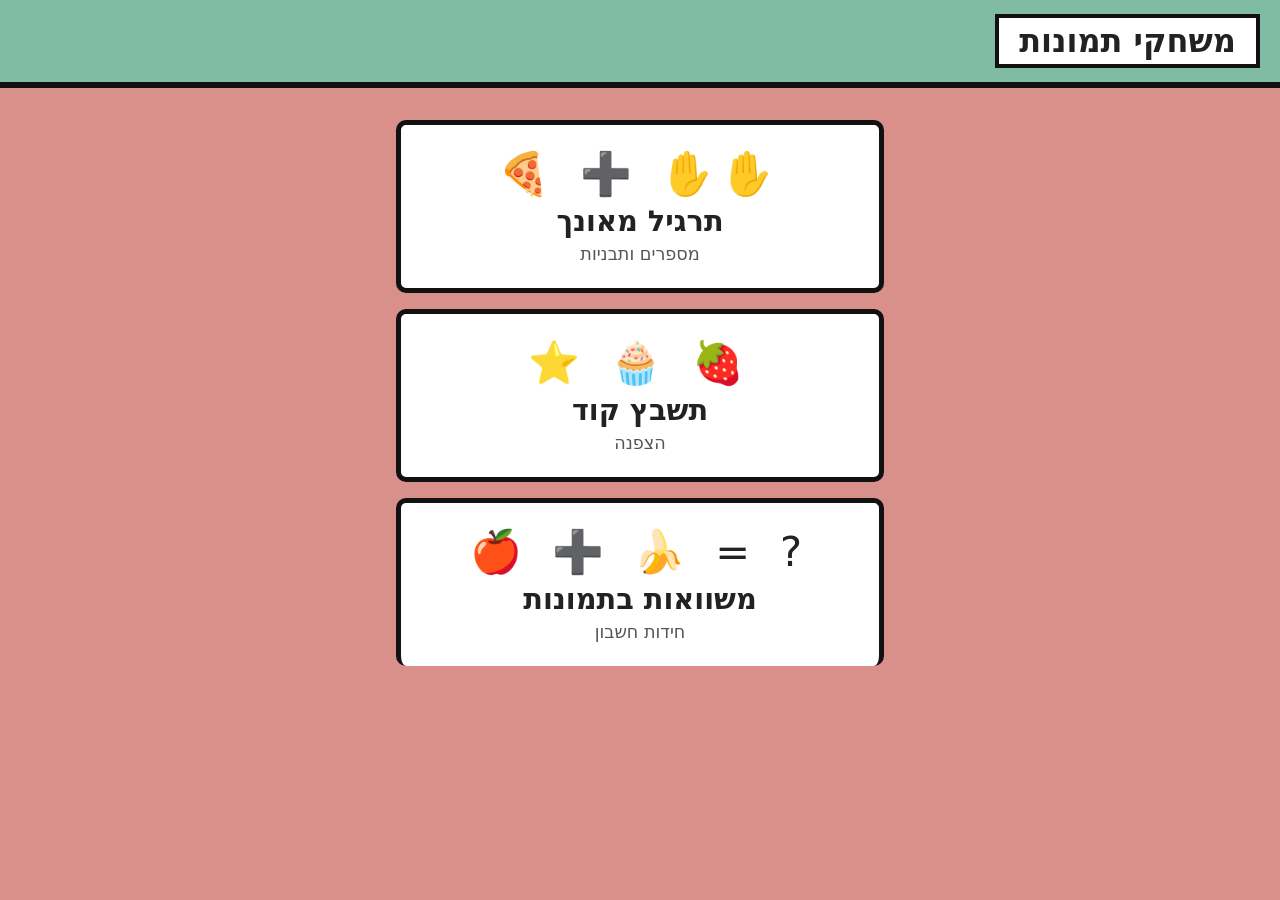
<file: index.html>
<!doctype html>
<html lang="he" dir="rtl">
<head>
  <meta charset="utf-8">
  <meta name="viewport" content="width=device-width, initial-scale=1">
  <title>משחקי תמונות</title>
  <link rel="stylesheet" href="style.css">
</head>
<body>
  <header>
    <h1>משחקי תמונות</h1>
  </header>
  <main class="menu">
    <a class="menu-card math" href="math.html">
      <span class="menu-pics">✋✋ ➕ 🍕</span>
      <strong>תרגיל מאונך</strong>
      <small>מספרים ותבניות</small>
    </a>
    <a class="menu-card code" href="code.html">
      <span class="menu-pics">🍓 🧁 ⭐</span>
      <strong>תשבץ קוד</strong>
      <small>הצפנה</small>
    </a>
    <a class="menu-card eq" href="equations.html">
      <span class="menu-pics">🍎 ➕ 🍌 = ?</span>
      <strong>משוואות בתמונות</strong>
      <small>חידות חשבון</small>
    </a>
  </main>
</body>
</html>
</file>
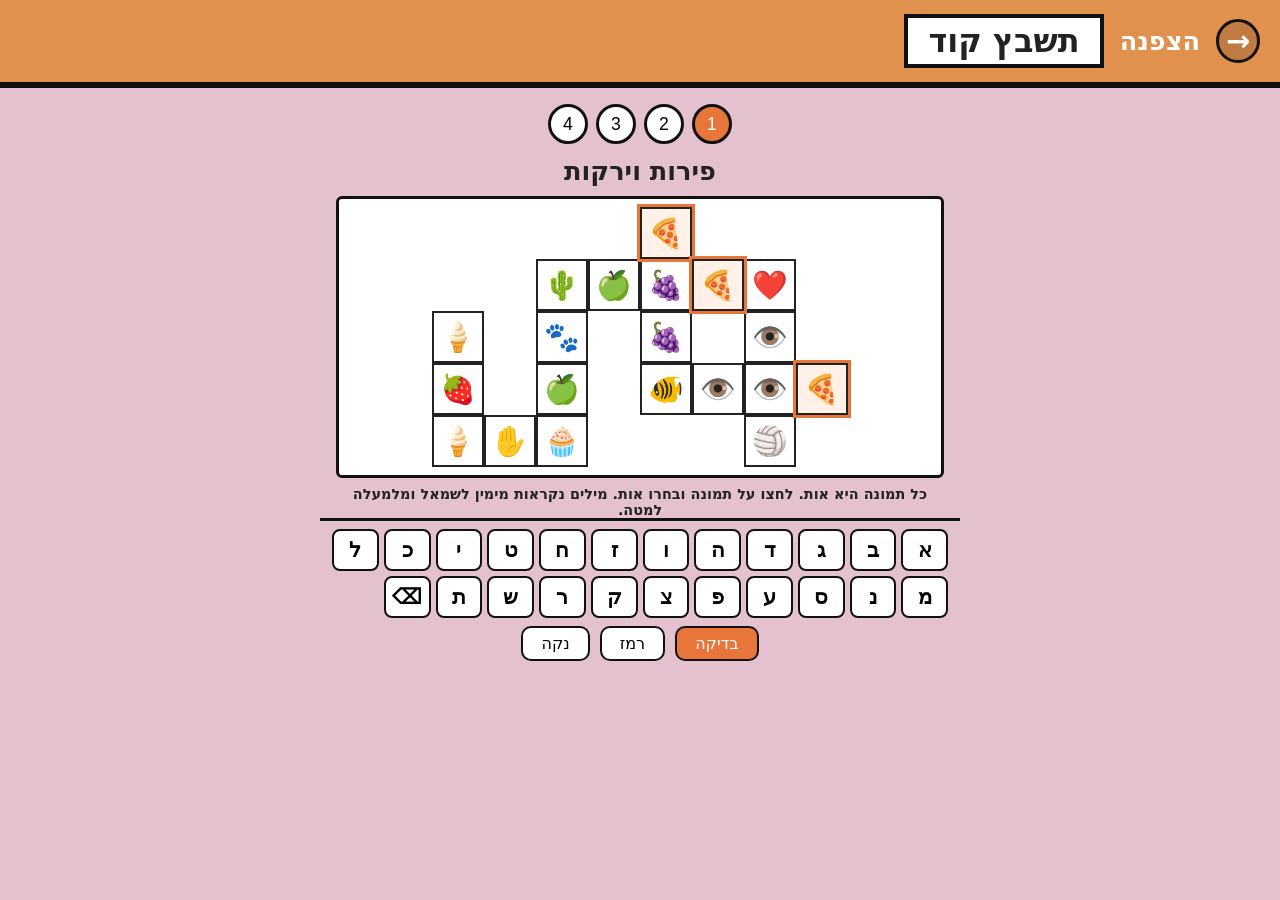
<file: code.html>
<!doctype html>
<html lang="he" dir="rtl">
<head>
  <meta charset="utf-8">
  <meta name="viewport" content="width=device-width, initial-scale=1">
  <title>תשבץ קוד</title>
  <link rel="stylesheet" href="style.css">
</head>
<body class="code-page">
  <header>
    <a class="back" href="./" aria-label="חזרה לתפריט">→</a>
    <span class="subtitle">הצפנה</span>
    <h1>תשבץ קוד</h1>
  </header>

  <main>
    <nav id="progress" aria-label="בחירת תשבץ"></nav>
    <h2 id="topic"></h2>
    <section id="crossword" class="crossword" aria-live="polite"></section>
    <p class="hint">כל תמונה היא אות. לחצו על תמונה ובחרו אות. מילים נקראות מימין לשמאל ומלמעלה למטה.</p>
    <div class="controls">
      <p id="message" class="message" role="status"></p>
      <div id="keys" class="keys"></div>
      <div class="actions">
        <button id="check" class="primary">בדיקה</button>
        <button id="reveal">רמז</button>
        <button id="clear">נקה</button>
      </div>
    </div>
  </main>

  <script src="code.js"></script>
</body>
</html>
</file>
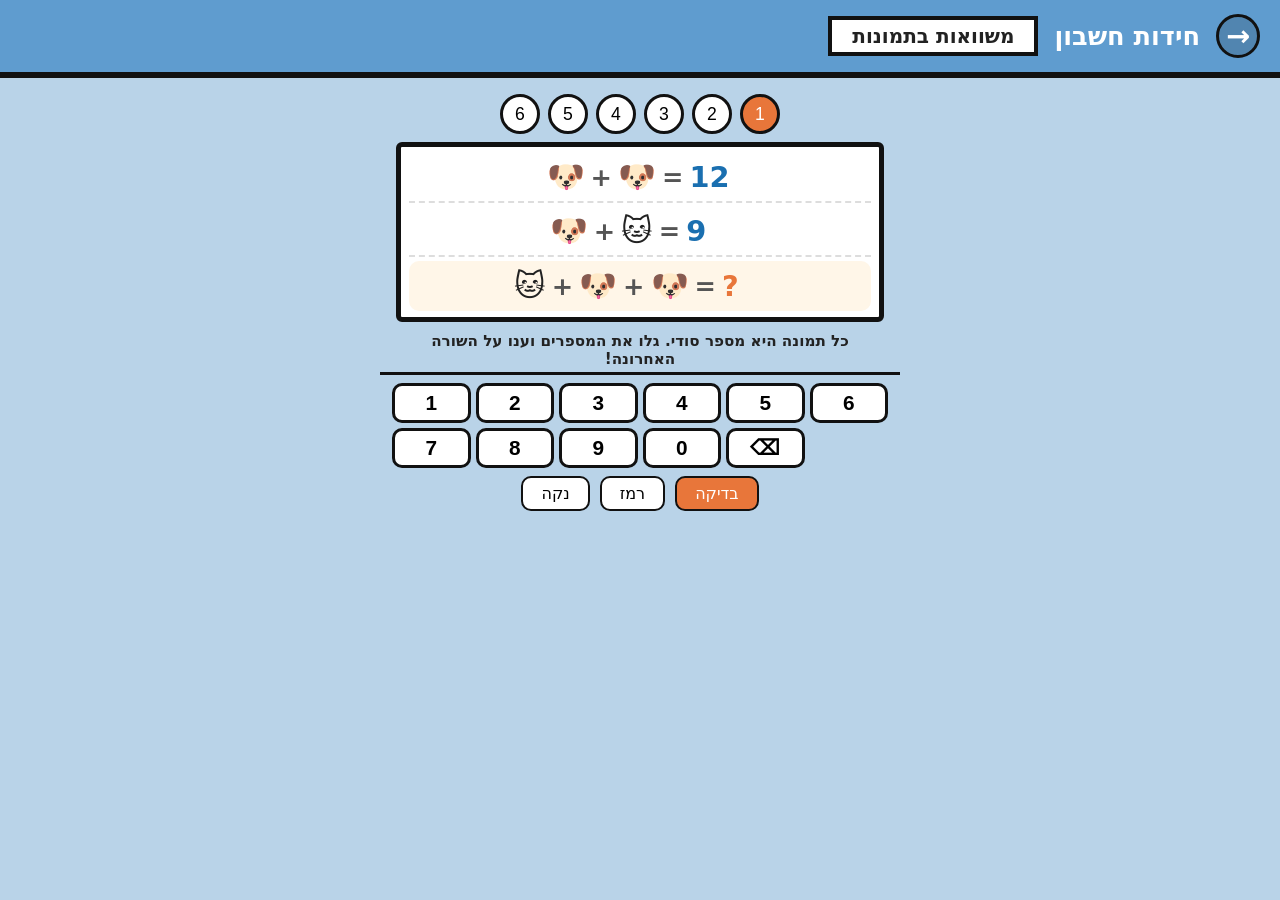
<file: equations.html>
<!doctype html>
<html lang="he" dir="rtl">
<head>
  <meta charset="utf-8">
  <meta name="viewport" content="width=device-width, initial-scale=1">
  <title>משוואות בתמונות</title>
  <link rel="stylesheet" href="style.css">
</head>
<body class="eq-page">
  <header>
    <a class="back" href="./" aria-label="חזרה לתפריט">→</a>
    <span class="subtitle">חידות חשבון</span>
    <h1>משוואות בתמונות</h1>
  </header>

  <main>
    <nav id="progress" aria-label="בחירת חידה"></nav>
    <section id="card" class="card eqs" aria-live="polite"></section>
    <p class="hint">כל תמונה היא מספר סודי. גלו את המספרים וענו על השורה האחרונה!</p>
    <div class="controls">
      <div id="hints" class="hints"></div>
      <p id="message" class="message" role="status"></p>
      <div id="pad" class="pad numpad"></div>
      <div class="actions">
        <button id="check" class="primary">בדיקה</button>
        <button id="hint">רמז</button>
        <button id="clear">נקה</button>
      </div>
    </div>
  </main>

  <script src="equations.js"></script>
</body>
</html>
</file>
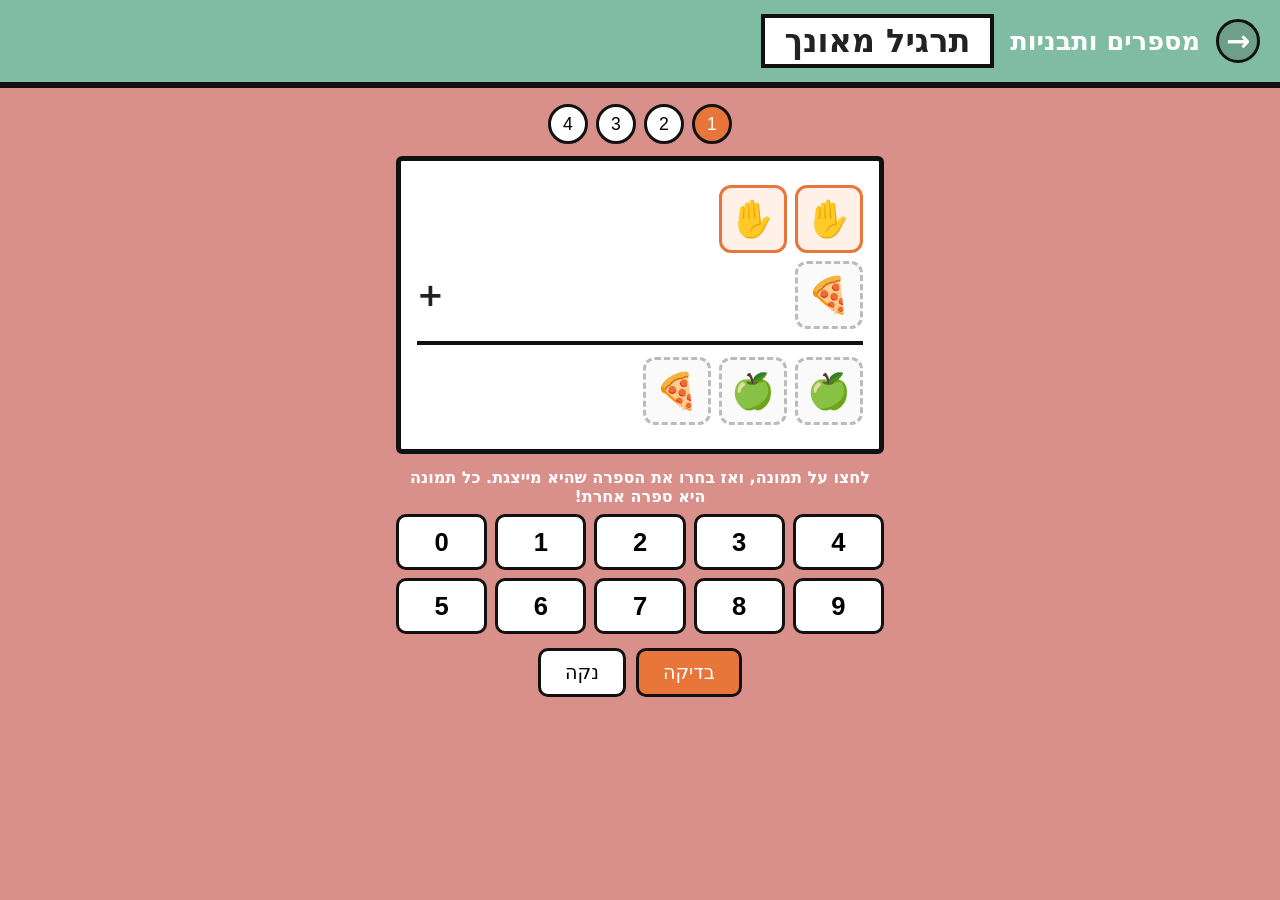
<file: math.html>
<!doctype html>
<html lang="he" dir="rtl">
<head>
  <meta charset="utf-8">
  <meta name="viewport" content="width=device-width, initial-scale=1">
  <title>תרגיל מאונך</title>
  <link rel="stylesheet" href="style.css">
</head>
<body>
  <header>
    <a class="back" href="./" aria-label="חזרה לתפריט">→</a>
    <span class="subtitle">מספרים ותבניות</span>
    <h1>תרגיל מאונך</h1>
  </header>

  <main>
    <nav id="progress" aria-label="בחירת תרגיל"></nav>
    <section id="card" class="card" aria-live="polite"></section>
    <p class="hint">לחצו על תמונה, ואז בחרו את הספרה שהיא מייצגת. כל תמונה היא ספרה אחרת!</p>
    <div id="pad" class="pad"></div>
    <div class="actions">
      <button id="check" class="primary">בדיקה</button>
      <button id="clear">נקה</button>
    </div>
    <p id="message" class="message" role="status"></p>
  </main>

  <script src="game.js"></script>
</body>
</html>
</file>
<file: style.css>
:root {
  --green: #80bba3;
  --pink: #d98f8a;
  --ink: #222;
  --accent: #e8763a;
}
* { box-sizing: border-box; }
body {
  margin: 0;
  min-height: 100vh;
  background: var(--pink);
  font-family: "Rubik", "Heebo", system-ui, sans-serif;
  color: var(--ink);
}
header {
  background: var(--green);
  border-bottom: 6px solid #111;
  display: flex;
  align-items: center;
  gap: 16px;
  padding: 14px 20px;
}
h1 {
  margin: 0;
  background: #fff;
  border: 4px solid #111;
  padding: 4px 20px;
  font-size: 2rem;
}
.subtitle { color: #fff; font-size: 1.6rem; font-weight: 700; }

main { max-width: 520px; margin: 0 auto; padding: 16px; text-align: center; }

#progress { display: flex; gap: 8px; justify-content: center; margin-bottom: 12px; }
#progress button {
  width: 40px; height: 40px; border-radius: 50%;
  border: 3px solid #111; background: #fff; font-size: 1.1rem; cursor: pointer;
}
#progress .current { background: var(--accent); color: #fff; }
#progress .done::after { content: "✓"; font-size: .7rem; margin-inline-start: 2px; }

.card {
  background: #fff;
  border: 5px solid #111;
  border-radius: 6px;
  padding: 20px 16px;
  direction: ltr; /* numbers read left-to-right */
}
.row { display: flex; justify-content: flex-end; align-items: center; gap: 8px; min-height: 76px; }
.plus { font-size: 2rem; font-weight: 700; margin-inline-end: auto; width: 1.5rem; text-align: center; }
hr { border: 0; border-top: 4px solid #111; margin: 8px 0; }

.cell {
  position: relative;
  width: 68px; height: 68px;
  border: 3px dashed #bbb; border-radius: 12px; background: #fafafa;
  cursor: pointer; padding: 0;
}
.cell.selected { border: 3px solid var(--accent); background: #fff1e8; }
.cell .pic { font-size: 2.2rem; line-height: 1; }
.cell .digit {
  position: absolute; bottom: -2px; right: 4px;
  font-size: 1.3rem; font-weight: 800; color: #1a6fb0;
}

.hint { color: #fff; font-weight: 600; margin: 14px 0 8px; }
.pad { display: grid; grid-template-columns: repeat(5, 1fr); gap: 8px; direction: ltr; }
.pad button {
  height: 56px; font-size: 1.6rem; font-weight: 700;
  border: 3px solid #111; border-radius: 10px; background: #fff; cursor: pointer;
}
.pad button:disabled { opacity: .5; cursor: default; }
.pad button.used { background: #eee; color: #999; }

.actions { display: flex; gap: 10px; justify-content: center; margin-top: 14px; }
.actions button, .message button {
  font: inherit; font-size: 1.2rem; padding: 10px 24px;
  border: 3px solid #111; border-radius: 10px; background: #fff; cursor: pointer;
}
.primary { background: var(--accent) !important; color: #fff; font-weight: 700; }

.message { min-height: 3rem; margin-top: 12px; font-size: 1.3rem; font-weight: 700; color: #fff; }
.message.ok { color: #0b5d2a; background: #d6f5df; border-radius: 10px; padding: 8px; }
.message.bad { color: #7a1010; }

@media (max-width: 520px) {
  header { gap: 10px; padding: 10px 12px; }
  h1 { font-size: 1.4rem; padding: 2px 12px; border-width: 3px; }
  .subtitle { font-size: 1.1rem; }
  .back { width: 38px; height: 38px; font-size: 1.5rem; margin-inline-start: auto; order: 3; }
  .cell { width: 58px; height: 58px; }
}

/* back link + menu */
.back {
  font-size: 1.8rem; text-decoration: none; color: #fff; font-weight: 700;
  border: 3px solid #111; border-radius: 50%; width: 44px; height: 44px;
  display: grid; place-items: center; background: rgba(0,0,0,.15);
}
.menu { display: grid; gap: 16px; padding-top: 32px; }
.menu-card {
  display: flex; flex-direction: column; gap: 6px; align-items: center;
  background: #fff; border: 5px solid #111; border-radius: 10px; padding: 24px 16px;
  text-decoration: none; color: var(--ink);
}
.menu-card strong { font-size: 1.8rem; }
.menu-card small { font-size: 1.1rem; color: #555; }
.menu-pics { font-size: 2.6rem; letter-spacing: .2em; }

/* code crossword */
.code-page { --pink: #e4c1cf; --green: #e0914d; background: var(--pink); }
.code-page header { background: var(--green); }
.code-page main { max-width: 640px; }
h2 { margin: 4px 0 10px; font-size: 1.6rem; }
.crossword {
  --cell: min(52px, calc((100vw - 56px) / var(--cols)));
  display: grid; grid-template-columns: repeat(var(--cols), var(--cell)); grid-auto-rows: var(--cell);
  justify-content: center; direction: ltr; background: #fff; border: 5px solid #111;
  border-radius: 6px; padding: 14px 8px; overflow-x: auto;
}
.xcell { position: relative; padding: 0; background: #fff; border: 2px solid #222; cursor: pointer; }
.xcell.empty { border: 0; background: none; }
.xcell .pic { font-size: calc(var(--cell) * .55); line-height: 1; }
.xcell .letter {
  position: absolute; inset: auto 2px 0 auto; font-size: calc(var(--cell) * .42);
  font-weight: 800; color: #1a6fb0; line-height: 1;
}
.xcell.selected { background: #fff1e8; outline: 3px solid var(--accent); z-index: 1; }
.xcell.wrong .letter { color: #c0182b; }
.xcell.wrong { background: #ffe3e3; }
.keys { display: grid; grid-template-columns: repeat(6, 1fr); gap: 8px; margin-top: 4px; }
.keys button {
  height: 52px; font-size: 1.5rem; font-weight: 700;
  border: 3px solid #111; border-radius: 10px; background: #fff; cursor: pointer;
}
.keys button:disabled { opacity: .5; cursor: default; }
.keys button.used { background: #eee; color: #999; }
.code-page .hint { color: var(--ink); }
.code-page .message { color: var(--ink); }

/* crossword: bigger cells, keyboard pinned to the bottom on phones */
.crossword { --cell: min(52px, calc((100vw - 40px) / var(--cols))); padding: 8px 4px; border-width: 3px; }
.code-page .hint { font-size: .9rem; margin: 8px 0 0; }
.code-page .message { min-height: 2.4rem; margin-top: 6px; font-size: 1.15rem; }
.controls {
  position: sticky; bottom: 0; z-index: 5;
  background: var(--pink); padding: 8px 0 10px; border-top: 3px solid #111;
  margin: 0 -16px; padding-inline: 12px;
}
.keys { grid-template-columns: repeat(8, 1fr); gap: 5px; margin-top: 0; }
.keys button { height: 42px; font-size: 1.3rem; border-width: 2px; border-radius: 8px; }
.controls .actions { margin-top: 8px; }
.controls .actions button { font-size: 1rem; padding: 6px 18px; border-width: 2px; }
@media (min-width: 521px) { .keys { grid-template-columns: repeat(12, 1fr); } }

/* picture equations */
.eq-page { --pink: #b9d3e8; --green: #5f9ccf; background: var(--pink); }
.eq-page header { background: var(--green); }
.eqs { display: grid; gap: 4px; padding: 10px 8px; }
.eq {
  display: flex; align-items: center; justify-content: center; gap: 6px;
  min-height: 64px; direction: ltr; border-bottom: 2px dashed #ddd;
}
.eq:last-child { border-bottom: 0; }
.eq .pic { font-size: 2.1rem; line-height: 1; }
.eq .op { font-size: 1.6rem; font-weight: 700; color: #555; }
.eq .total { min-width: 2.2ch; font-size: 2rem; font-weight: 800; color: #1a6fb0; text-align: left; }
.eq.question { background: #fff6e8; border-radius: 10px; }
.eq.question .total { color: var(--accent); }
.hints { display: flex; flex-wrap: wrap; gap: 6px; justify-content: center; min-height: 2rem; direction: ltr; }
.chip { background: #fff; border: 2px solid #111; border-radius: 999px; padding: 2px 12px; font-size: 1.2rem; font-weight: 700; }
.eq-page .hint, .eq-page .message { color: var(--ink); }
.eq-page .hint { font-size: .95rem; margin: 10px 0 4px; }
.numpad { grid-template-columns: repeat(6, 1fr); gap: 5px; }
.numpad button { height: 46px; font-size: 1.4rem; }
.eq-page .controls { margin: 0 -16px; padding-inline: 12px; background: var(--pink); }
@media (max-width: 380px) { .eq .pic { font-size: 1.7rem; } }

/* messages live inside the pinned bar so the keyboard never covers them */
.controls .message { min-height: 0; margin: 0 0 6px; padding: 0; font-size: 1.05rem; }
.controls .message:empty { display: none; }
.controls .message.ok { padding: 4px 8px; }
.controls .message button { font-size: 1rem; padding: 3px 12px; border-width: 2px; }
.controls .hints { min-height: 0; margin-bottom: 6px; }
.controls .hints:empty { display: none; }
.eq-page h1 { white-space: nowrap; font-size: 1.25rem; }

/* compact picture-equation rows so the question line stays above the pinned bar */
.eq { min-height: 50px; }
.eq .pic { font-size: 1.9rem; }
.eq .total { font-size: 1.8rem; }
.eqs { padding: 6px 8px; }
.eq-page #progress { margin-bottom: 8px; }
.numpad button { height: 40px; font-size: 1.3rem; }
.pad[hidden] { display: none; }
</file>
